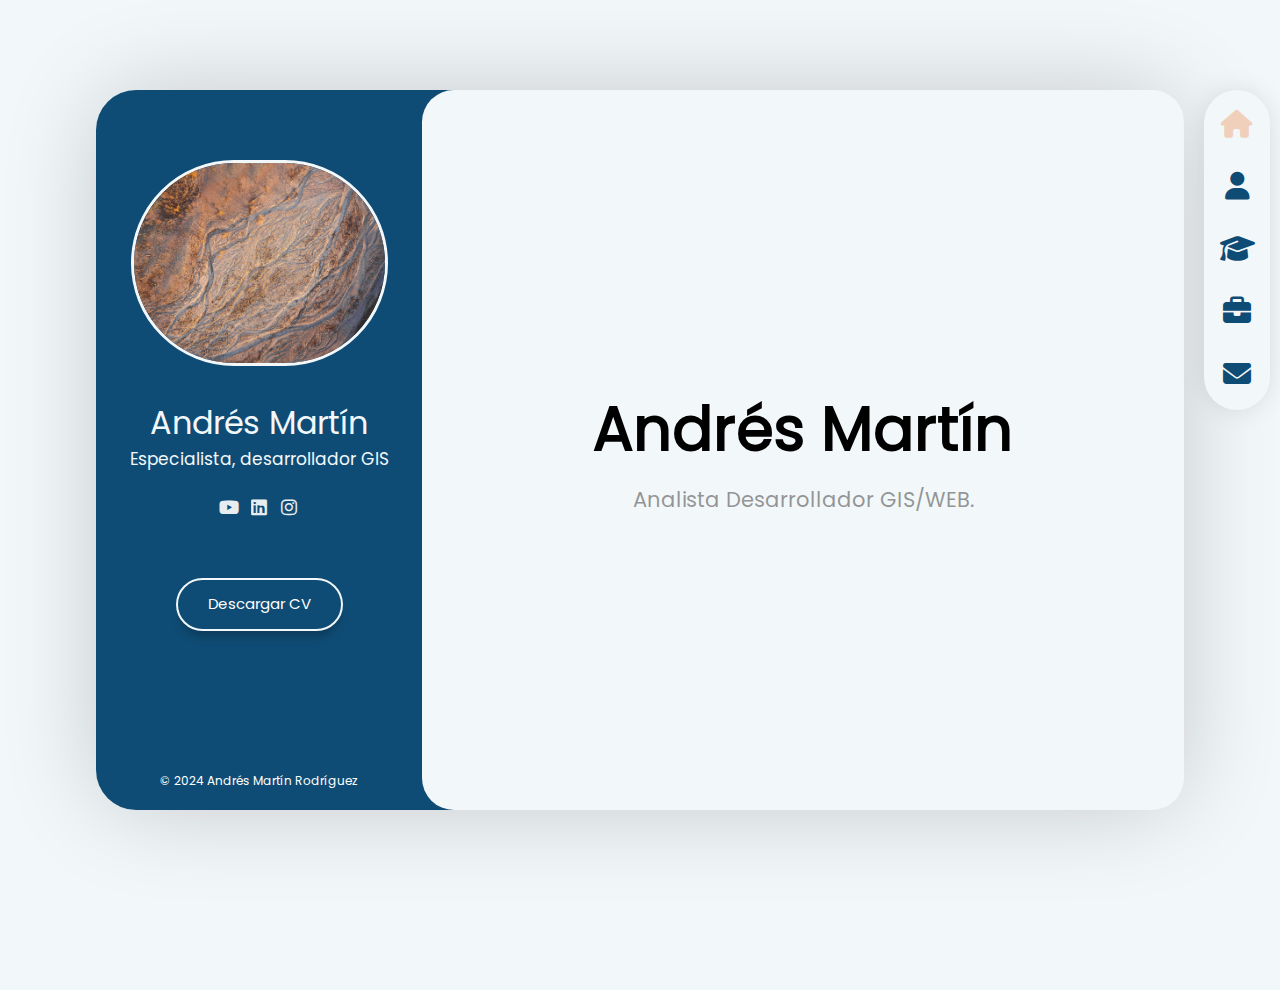
<file: index.html>
<!--Portfolio con metodología BEM-->

<!DOCTYPE html>
<html lang="es">
  <head>
    <meta charset="UTF-8" />
    <meta name="viewport" content="width=device-width, initial-scale=1, maximum-scale=1" /><!--El maximum scale = 1 es para que el usuario no pueda hacer zoom en la pagina
       y no se me descuadre nada en temas responsive-->

    <!--Estilos-->
    <link
      rel="stylesheet"
      href="assests/fuentes/fonts/fontawesome-free-6.5.2-web/css/all.min.css"
    />
    <link rel="stylesheet" href="assests/fuentes/fonts/poppins/poppins.css" />
    <link rel="stylesheet" href="assests/css/reset.css" />
    <link rel="stylesheet" href="assests/css/scroll.css" />
    <link rel="stylesheet" href="assests/css/styles.css" />
    <link rel="stylesheet" href="assests/css/responsive.css"/>

  <!--Script JS-->
  <script src="assests/js/menu.js" defer></script>


    <title>Portfolio - Andrés Martín - Inicio</title>
  </head>
  <body>
    <!--layout principal-->
    <div class="layout">
      <!--Barra lateral. Info del usuario-->
      <aside class="layout__aside">
        <section class="aside__user-info">
          <!--información gral del usuario-->
          <div class="user-info__general">
            <div class="user-info__container-image">
              <img
                src="assests/img/HOJA.jpg"
                alt="Fotografía de perfil"
                class="user-info__image"
              />
            </div>
            <h2 class="user-info__name">Andrés Martín</h2>
            <h4 class="user-info__job">Especialista, desarrollador GIS</h4>
          </div>
          <!--Menu navegacion-->
          <nav class="layout__menu">
            <!--le pongo esa clase porque estaría dentro de la layout, aunque 
            podría poner user-info__menu que tendría mas logica-->
            <ul class="menu__list">
              <li class="menu__option">
                <a href="index.html" class="menu__link menu__link--active">
                  <i class="menu__icon fas fa-home"></i>
                  <span class="menu__overlay">Home</span>
                </a>
              </li>
              <li class="menu__option">
                <a href="sobre-mi.html" class="menu__link">
                  <i class="menu__icon fas fa-user"></i>
                  <span class="menu__overlay">Sobre mi</span>
                </a>
              </li>
              <li class="menu__option">
                <a href="curriculum.html" class="menu__link">
                  <i class="menu__icon fas fa-graduation-cap"></i>
                  <span class="menu__overlay">Curriculum</span>
                </a>
              </li>
              <li class="menu__option">
                <a href="portafolio.html" class="menu__link">
                  <i class="menu__icon fas fa-briefcase"></i>
                  <span class="menu__overlay">Portfolio</span>
                </a>
              </li>

              <li class="menu__option">
                <a href="contacto.html" class="menu__link">
                  <i class="menu__icon fas fa-envelope"></i>
                  <span class="menu__overlay">Contacto</span>
                </a>
              </li>
            </ul>
          </nav>

          <!--links RRSS-->
          <div class="user-info__links">
            <ul class="links__social">
              <li class="social__option">
                <a
                  href="https://www.youtube.com/channel/UCHFa9O6q8AdVr_pq63Mi7vQ"
                  class="social__link"
                  target="_blank"
                >
                  <i class="social__icon fa-brands fa-youtube"></i>
                </a>
              </li>

              <li class="social__option">
                <a
                  href="https://www.linkedin.com/in/andresmartinrodriguez/"
                  class="social__link"
                  target="_blank"
                >
                  <i class="social__icon fa-brands fa-linkedin"></i>
                </a>
              </li>

              <li class="social__option">
                <a
                  href="https://www.instagram.com/antarticka_/"
                  class="social__link"
                  target="_blank"
                >
                  <i class="social__icon fa-brands fa-instagram"></i>
                </a>
              </li>
            </ul>
          </div>

          <!--botón-->
          <div class="user-info__buttons">
            <a href="#" class="user-info__btn">Descargar CV</a>
          </div>
          <!--Footer. En este diseño, el footer va en el aside-->
          <footer class="user-info__footer">
            &copy; 2024 Andrés Martín Rodríguez
          </footer>
        </section>
      </aside>

      <!--Menu responsive. El toggle es un elemento que al darle clic aparece, y al volver a darle desaparece.
      Esto en la vista de escritorio, no lo voy a mostrar, sólo lo mostraré en detdos media queries-->
      <div class="layout__menu-toggle">
        <i class="menu-toggle__icon fa-solid fa-bars"></i>
        <i class="menu-toggle__icon fa-solid fa-xmark"></i>
      </div>

      <!--Contenido principal-->
      <main class="layout__content">
        <section class="content__page">
          <h1 class="page__name">Andrés Martín</h1>
          <h2 class="page__job">Analista Desarrollador GIS/WEB.</h2>
        </section>
      </main>
    </div>
  </body>
</html>
</file>
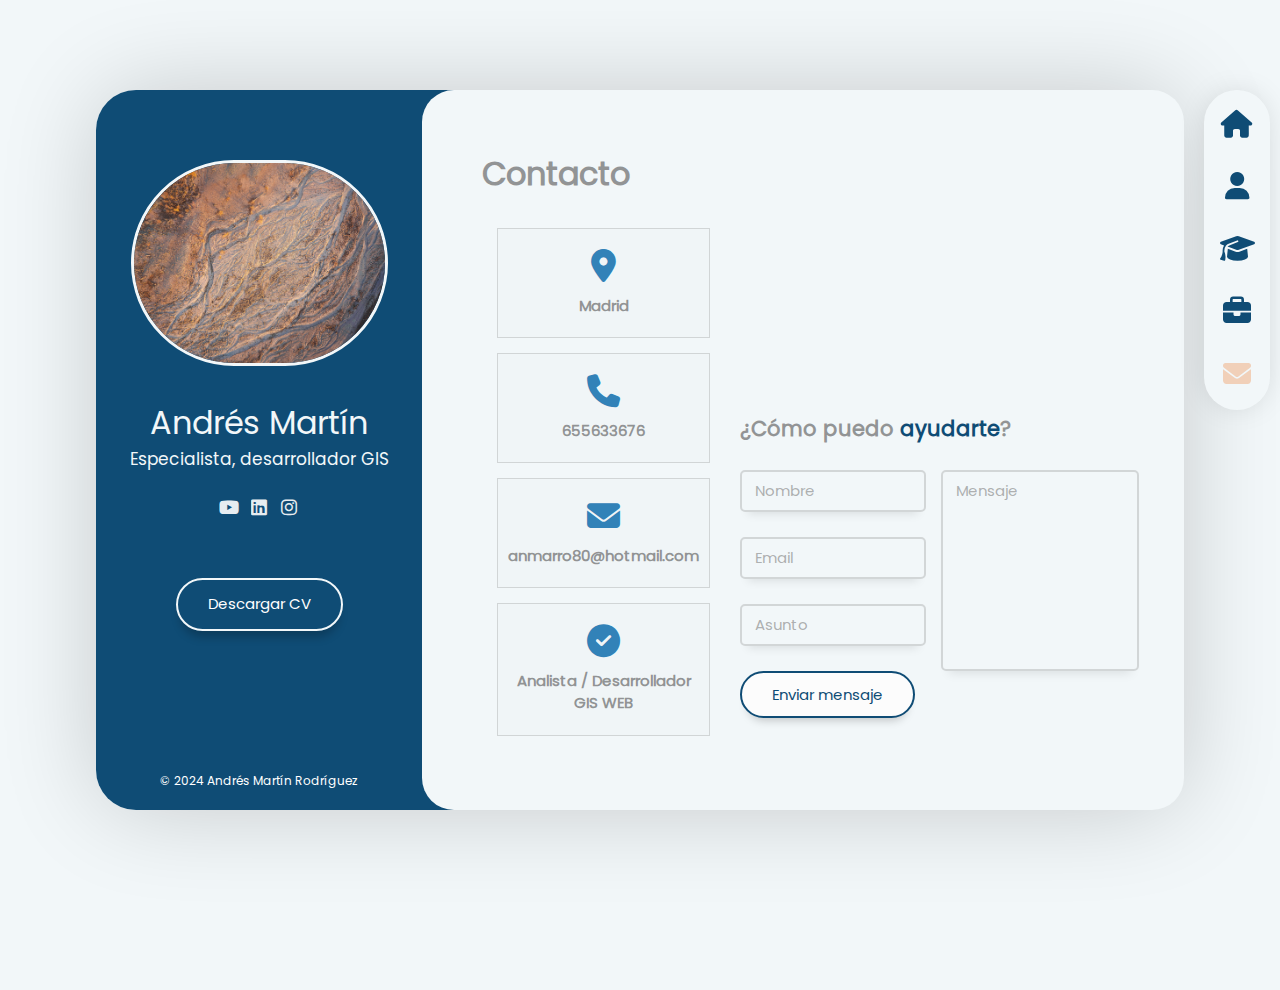
<file: contacto.html>
<!--Portfolio con metodología BEM-->

<!DOCTYPE html>
<html lang="es">
  <head>
    <meta charset="UTF-8" />
    <meta
      name="viewport"
      content="width=device-width, initial-scale=1.0, maximum-scale=1"
    />

    <!--Estilos-->
    <link
      rel="stylesheet"
      href="assests/fuentes/fonts/fontawesome-free-6.5.2-web/css/all.min.css"
    />
    <link rel="stylesheet" href="assests/fuentes/fonts/poppins/poppins.css" />
    <link rel="stylesheet" href="assests/css/reset.css" />
    <link rel="stylesheet" href="assests/css/scroll.css" />
    <link rel="stylesheet" href="assests/css/styles.css" />
    <link rel="stylesheet" href="assests/css/loader.css" />
    <link rel="stylesheet" href="assests/css/responsive.css" />

    <!--Script JS-->
    <script src="assests/js/menu.js" defer></script>

    <title>Portfolio - Andrés Martín - Contacto</title>
  </head>
  <body>
    <!--layout principal-->
    <div class="layout">
      <!--Barra lateral. Info del usuario-->
      <aside class="layout__aside">
        <section class="aside__user-info">
          <!--información gral del usuario-->
          <div class="user-info__general">
            <div class="user-info__container-image">
              <img
                src="assests/img/HOJA.jpg"
                alt="Fotografía de perfil"
                class="user-info__image"
              />
            </div>
            <h2 class="user-info__name">Andrés Martín</h2>
            <h4 class="user-info__job">Especialista, desarrollador GIS</h4>
          </div>
          <!--Menu navegacion-->
          <nav class="layout__menu">
            <!--le pongo esa clase porque estaría dentro de la layout, aunque 
            podría poner user-info__menu que tendría mas logica-->
            <ul class="menu__list">
              <li class="menu__option">
                <a href="index.html" class="menu__link">
                  <i class="menu__icon fas fa-home"></i>
                  <span class="menu__overlay">Home</span>
                </a>
              </li>
              <li class="menu__option">
                <a href="sobre-mi.html" class="menu__link"
                  ><!--el --active es para enlazarlo con los css 
                  de modo que cuando este en esa pagina, el color azul que tengo definido en la barra lateral, se quede fijo,
                de forma que lo puedo hacer tb en la pagina de inicio y asi en todas,
              de esa manera cuando esté en cada respectiva página, su color se quedará fijo-->
                  <i class="menu__icon fas fa-user"></i>
                  <span class="menu__overlay">Sobre mi</span>
                </a>
              </li>
              <li class="menu__option">
                <a href="curriculum.html" class="menu__link">
                  <i class="menu__icon fas fa-graduation-cap"></i>
                  <span class="menu__overlay">Curriculum</span>
                </a>
              </li>
              <li class="menu__option">
                <a href="portafolio.html" class="menu__link">
                  <i class="menu__icon fas fa-briefcase"></i>
                  <span class="menu__overlay">Portfolio</span>
                </a>
              </li>

              <li class="menu__option">
                <a href="contacto.html" class="menu__link menu__link--active">
                  <i class="menu__icon fas fa-envelope"></i>
                  <span class="menu__overlay">Contacto</span>
                </a>
              </li>
            </ul>
          </nav>

          <!--links RRSS-->
          <div class="user-info__links">
            <ul class="links__social">
              <li class="social__option">
                <a
                  href="https://www.youtube.com/channel/UCHFa9O6q8AdVr_pq63Mi7vQ"
                  class="social__link"
                  target="_blank"
                >
                  <i class="social__icon fa-brands fa-youtube"></i>
                </a>
              </li>

              <li class="social__option">
                <a
                  href="https://www.linkedin.com/in/andresmartinrodriguez/"
                  class="social__link"
                  target="_blank"
                >
                  <i class="social__icon fa-brands fa-linkedin"></i>
                </a>
              </li>

              <li class="social__option">
                <a
                  href="https://www.instagram.com/antarticka_/"
                  class="social__link"
                  target="_blank"
                >
                  <i class="social__icon fa-brands fa-instagram"></i>
                </a>
              </li>
            </ul>
          </div>

          <!--botón-->
          <div class="user-info__buttons">
            <a href="#" class="user-info__btn">Descargar CV</a>
          </div>
          <!--Footer. En este diseño, el footer va en el aside-->
          <footer class="user-info__footer">
            &copy; 2024 Andrés Martín Rodríguez
          </footer>
        </section>
      </aside>

      <!--Menu responsive. El toggle es un elemento que al darle clic aparece, y al volver a darle desaparece.
      Esto en la vista de escritorio, no lo voy a mostrar, sólo lo mostraré en detdos media queries-->
      <div class="layout__menu-toggle">
        <i class="menu-toggle__icon fa-solid fa-bars"></i>
        <i class="menu-toggle__icon fa-solid fa-xmark"></i>
      </div>

      <!--Contenido principal-->
      <main class="layout__content">
        <!--Este será el contenido que cambiará en cada página del sitioweb. -->
        <section class="content__page content__contact">
          <header class="contact__header">
            <h2 class="contact__title">Contacto</h2>
          </header>
          <div class="contact__container">
            <section class="contact__info">
              <div class="contact__data">
                <i class="contact__icon fa-solid fa-location-dot"></i>
                <h2 class="contact__subtitle">Madrid</h2>
              </div>

              <div class="contact__data">
                <i class="contact__icon fa-solid fa-phone"></i>
                <h2 class="contact__subtitle">655633676</h2>
              </div>

              <div class="contact__data">
                <i class="contact__icon fa-solid fa-envelope"></i>
                <h2 class="contact__subtitle">anmarro80@hotmail.com</h2>
              </div>

              <div class="contact__data">
                <i class="contact__icon fa-solid fa-circle-check"></i>
                <h2 class="contact__subtitle">
                  Analista / Desarrollador GIS WEB
                </h2>
              </div>
            </section>
            <section class="contact__form-box">
              <div class="contact__map" id="load-iframe-map">
                <span class="loader"></span>
              </div>
              <header class="contact__form-header">
                <h3 class="form-header__title">
                  ¿Cómo puedo <span class="title__color">ayudarte</span>?
                </h3>
              </header>

              <form class="contact__form">
                <div class="form__container">
                  <section class="form__left">
                    <div class="form__group">
                      <input
                        type="text"
                        class="form__input"
                        name="name"
                        required
                        placeholder="Nombre"
                      />
                      <label for="name" class="form__label">Nombre</label>
                    </div>

                    <div class="form__group">
                      <input
                        type="email"
                        class="form__input"
                        name="email"
                        required
                        placeholder="Email"
                      />
                      <label for="email" class="form__label">Email</label>
                    </div>

                    <div class="form__group">
                      <input
                        type="text"
                        class="form__input"
                        name="subject"
                        required
                        placeholder="Subject"
                      />
                      <label for="subject" class="form__label">Asunto</label>
                    </div>
                  </section>
                  <section class="form__right">
                    <div class="form__group form__group--textarea">
                      <textarea
                        class="form__input form__input--textarea"
                        name="message"
                        required
                        placeholder="Mensaje"
                      ></textarea>
                      <label for="message" class="form__label">Mensaje</label>
                    </div>
                  </section>
                </div>
                <input
                  type="submit"
                  class="form__button"
                  value="Enviar mensaje"
                />
              </form>
            </section>
          </div>
        </section>
      </main>
    </div>

    <script src="assests/js/map.js" defer></script>
  </body>
</html>
</file>
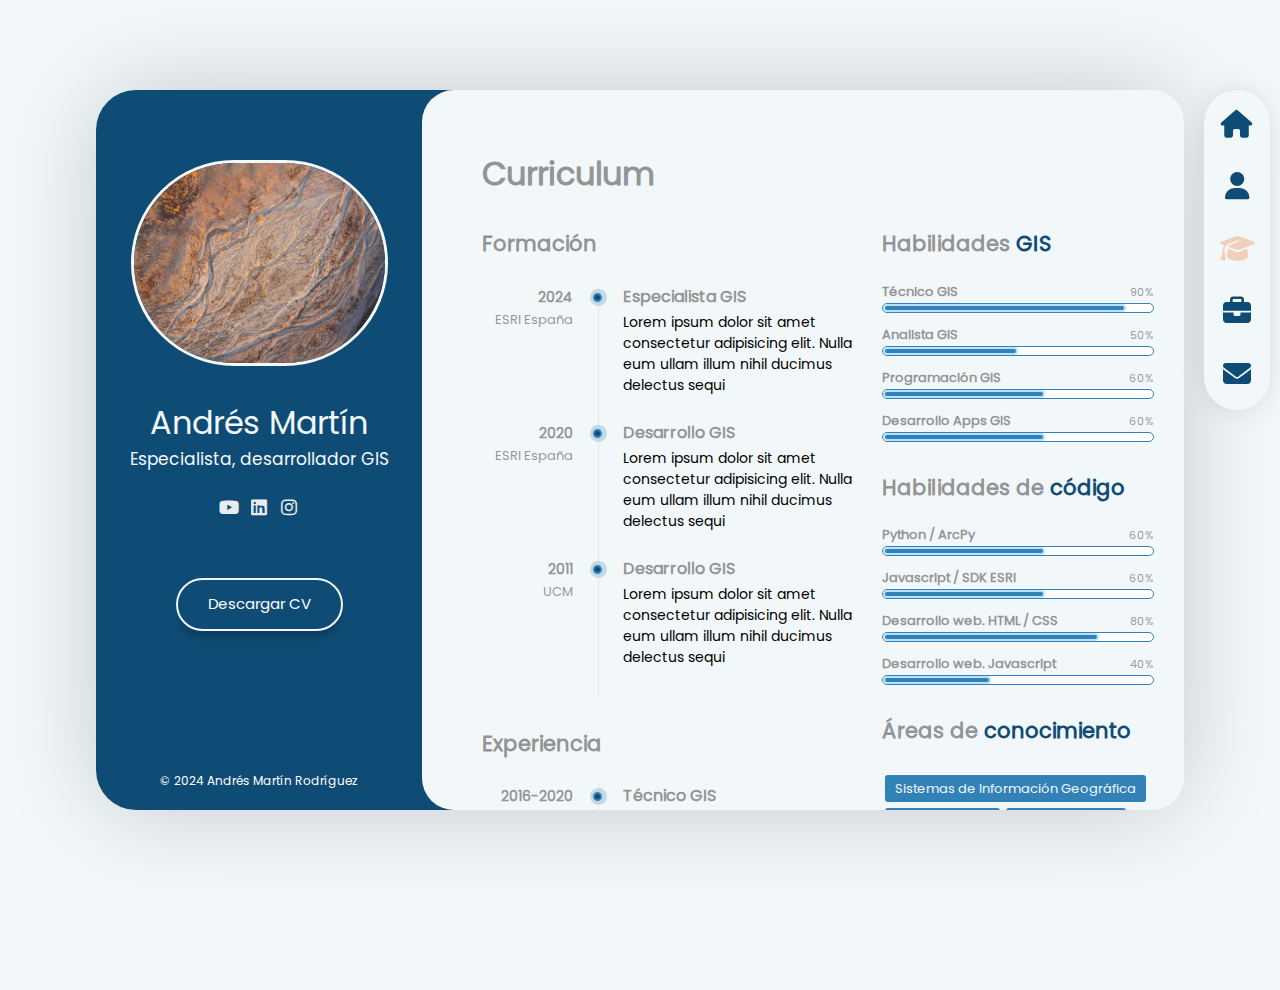
<file: curriculum.html>
<!--Portfolio con metodología BEM-->

<!DOCTYPE html>
<html lang="es">
  <head>
    <meta charset="UTF-8" />
    <meta
      name="viewport"
      content="width=device-width, initial-scale=1.0, maximum-scale=1"
    />

    <!--Estilos-->
    <link
      rel="stylesheet"
      href="assests/fuentes/fonts/fontawesome-free-6.5.2-web/css/all.min.css"
    />
    <link rel="stylesheet" href="assests/fuentes/fonts/poppins/poppins.css" />
    <link rel="stylesheet" href="assests/css/reset.css" />
    <link rel="stylesheet" href="assests/css/scroll.css" />
    <link rel="stylesheet" href="assests/css/styles.css" />
    <link rel="stylesheet" href="assests/css/responsive.css" />

    <!--Script JS-->
    <script src="assests/js/menu.js" defer></script>

    <title>Portfolio - Andrés Martín - CV</title>
  </head>
  <body>
    <!--layout principal-->
    <div class="layout">
      <!--Barra lateral. Info del usuario-->
      <aside class="layout__aside">
        <section class="aside__user-info">
          <!--información gral del usuario-->
          <div class="user-info__general">
            <div class="user-info__container-image">
              <img
                src="assests/img/HOJA.jpg"
                alt="Fotografía de perfil"
                class="user-info__image"
              />
            </div>
            <h2 class="user-info__name">Andrés Martín</h2>
            <h4 class="user-info__job">Especialista, desarrollador GIS</h4>
          </div>
          <!--Menu navegacion-->
          <nav class="layout__menu">
            <!--le pongo esa clase porque estaría dentro de la layout, aunque 
            podría poner user-info__menu que tendría mas logica-->
            <ul class="menu__list">
              <li class="menu__option">
                <a href="index.html" class="menu__link">
                  <i class="menu__icon fas fa-home"></i>
                  <span class="menu__overlay">Home</span>
                </a>
              </li>
              <li class="menu__option">
                <a href="sobre-mi.html" class="menu__link"
                  ><!--el --active es para enlazarlo con los css 
                  de modo que cuando este en esa pagina, el color azul que tengo definido en la barra lateral, se quede fijo,
                de forma que lo puedo hacer tb en la pagina de inicio y asi en todas,
              de esa manera cuando esté en cada respectiva página, su color se quedará fijo-->
                  <i class="menu__icon fas fa-user"></i>
                  <span class="menu__overlay">Sobre mi</span>
                </a>
              </li>
              <li class="menu__option">
                <a href="curriculum.html" class="menu__link menu__link--active">
                  <i class="menu__icon fas fa-graduation-cap"></i>
                  <span class="menu__overlay">Curriculum</span>
                </a>
              </li>
              <li class="menu__option">
                <a href="portafolio.html" class="menu__link">
                  <i class="menu__icon fas fa-briefcase"></i>
                  <span class="menu__overlay">Portfolio</span>
                </a>
              </li>

              <li class="menu__option">
                <a href="contacto.html" class="menu__link">
                  <i class="menu__icon fas fa-envelope"></i>
                  <span class="menu__overlay">Contacto</span>
                </a>
              </li>
            </ul>
          </nav>

          <!--links RRSS-->
          <div class="user-info__links">
            <ul class="links__social">
              <li class="social__option">
                <a
                  href="https://www.youtube.com/channel/UCHFa9O6q8AdVr_pq63Mi7vQ"
                  class="social__link"
                  target="_blank"
                >
                  <i class="social__icon fa-brands fa-youtube"></i>
                </a>
              </li>

              <li class="social__option">
                <a
                  href="https://www.linkedin.com/in/andresmartinrodriguez/"
                  class="social__link"
                  target="_blank"
                >
                  <i class="social__icon fa-brands fa-linkedin"></i>
                </a>
              </li>

              <li class="social__option">
                <a
                  href="https://www.instagram.com/antarticka_/"
                  class="social__link"
                  target="_blank"
                >
                  <i class="social__icon fa-brands fa-instagram"></i>
                </a>
              </li>
            </ul>
          </div>

          <!--botón-->
          <div class="user-info__buttons">
            <a href="#" class="user-info__btn">Descargar CV</a>
          </div>
          <!--Footer. En este diseño, el footer va en el aside-->
          <footer class="user-info__footer">
            &copy; 2024 Andrés Martín Rodríguez
          </footer>
        </section>
      </aside>

      <!--Menu responsive. El toggle es un elemento que al darle clic aparece, y al volver a darle desaparece.
      Esto en la vista de escritorio, no lo voy a mostrar, sólo lo mostraré en detdos media queries-->
      <div class="layout__menu-toggle">
        <i class="menu-toggle__icon fa-solid fa-bars"></i>
        <i class="menu-toggle__icon fa-solid fa-xmark"></i>
      </div>

      <!--Contenido principal-->
      <main class="layout__content">
        <!--Este será el contenido que cambiará en cada página del sitioweb. -->
        <section class="content__page content__resume">
          <header class="resume__header">
            <h2 class="resume__title">Curriculum</h2>
          </header>

          <div class="resume__container">
            <section class="resume__left">
              <header class="resume__subheader">
                <h3 class="resume__subtitle">Formación</h3>
              </header>

              <div class="resume__timelines">
                <article class="timelines__timeline">
                  <header class="timeline__header">
                    <h4 class="timeline__year">2024</h4>
                    <span class="timeline__company">ESRI España</span>
                  </header>
                  <div class="timeline__divider"></div>
                  <div class="timeline__description">
                    <h3 class="timeline__title">Especialista GIS</h3>
                    <p class="timeline__text">
                      Lorem ipsum dolor sit amet consectetur adipisicing elit.
                      Nulla eum ullam illum nihil ducimus delectus sequi
                    </p>
                  </div>
                </article>

                <article class="timelines__timeline">
                  <header class="timeline__header">
                    <h4 class="timeline__year">2020</h4>
                    <span class="timeline__company">ESRI España</span>
                  </header>
                  <div class="timeline__divider"></div>
                  <div class="timeline__description">
                    <h3 class="timeline__title">Desarrollo GIS</h3>
                    <p class="timeline__text">
                      Lorem ipsum dolor sit amet consectetur adipisicing elit.
                      Nulla eum ullam illum nihil ducimus delectus sequi
                    </p>
                  </div>
                </article>

                <article class="timelines__timeline">
                  <header class="timeline__header">
                    <h4 class="timeline__year">2011</h4>
                    <span class="timeline__company">UCM</span>
                  </header>
                  <div class="timeline__divider"></div>
                  <div class="timeline__description">
                    <h3 class="timeline__title">Desarrollo GIS</h3>
                    <p class="timeline__text">
                      Lorem ipsum dolor sit amet consectetur adipisicing elit.
                      Nulla eum ullam illum nihil ducimus delectus sequi
                    </p>
                  </div>
                </article>
              </div>

              <header class="resume__subheader">
                <h3 class="resume__subtitle">Experiencia</h3>
              </header>

              <div class="resume__timelines">
                <article class="timelines__timeline">
                  <header class="timeline__header">
                    <h4 class="timeline__year">2016-2020</h4>
                    <span class="timeline__company">INECO</span>
                  </header>
                  <div class="timeline__divider"></div>
                  <div class="timeline__description">
                    <h3 class="timeline__title">Técnico GIS</h3>
                    <p class="timeline__text">
                      Lorem ipsum dolor sit amet consectetur adipisicing elit.
                      Nulla eum ullam illum nihil ducimus delectus sequi
                    </p>
                  </div>
                </article>

                <article class="timelines__timeline">
                  <header class="timeline__header">
                    <h4 class="timeline__year">2020-2022</h4>
                    <span class="timeline__company">ANTARTIKA</span>
                  </header>
                  <div class="timeline__divider"></div>
                  <div class="timeline__description">
                    <h3 class="timeline__title">Técnico GIS</h3>
                    <p class="timeline__text">
                      Lorem ipsum dolor sit amet consectetur adipisicing elit.
                      Nulla eum ullam illum nihil ducimus delectus sequi
                    </p>
                  </div>
                </article>

                <article class="timelines__timeline">
                  <header class="timeline__header">
                    <h4 class="timeline__year">2010-2012</h4>
                    <span class="timeline__company">PROINTEC</span>
                  </header>
                  <div class="timeline__divider"></div>
                  <div class="timeline__description">
                    <h3 class="timeline__title">Técnico GIS</h3>
                    <p class="timeline__text">
                      Lorem ipsum dolor sit amet consectetur adipisicing elit.
                      Nulla eum ullam illum nihil ducimus delectus sequi
                    </p>
                  </div>
                </article>
              </div>
            </section>

            <section class="resume__right">
              <header class="resume__subheader">
                <h3 class="resume__subtitle">
                  Habilidades <span class="subtitle__color">GIS</span>
                </h3>
              </header>

              <div class="resume__skills">
                <article class="skills__title">
                  <h4 class="skills__text">Técnico GIS</h4>
                  <span class="skills__number">90%</span>
                </article>
                <div class="skills__progressbar">
                  <div class="skills__percentage skills__percentage--p1"></div>
                  <!--incluyo modificadores a las barras de progreso para poder adaptar las barras en funcion del porcentaje-->
                </div>

                <article class="skills__title">
                  <h4 class="skills__text">Analista GIS</h4>
                  <span class="skills__number">50%</span>
                </article>
                <div class="skills__progressbar">
                  <div class="skills__percentage skills__percentage--p2"></div>
                </div>

                <article class="skills__title">
                  <h4 class="skills__text">Programación GIS</h4>
                  <span class="skills__number">60%</span>
                </article>
                <div class="skills__progressbar">
                  <div class="skills__percentage skills__percentage--p3"></div>
                </div>

                <article class="skills__title">
                  <h4 class="skills__text">Desarrollo Apps GIS</h4>
                  <span class="skills__number">60%</span>
                </article>
                <div class="skills__progressbar">
                  <div class="skills__percentage skills__percentage--p4"></div>
                </div>
              </div>
              <header class="resume__subheader">
                <h3 class="resume__subtitle">
                  Habilidades de <span class="subtitle__color">código</span>
                </h3>
              </header>

              <div class="resume__skills">
                <article class="skills__title">
                  <h4 class="skills__text">Python / ArcPy</h4>
                  <span class="skills__number">60%</span>
                </article>
                <div class="skills__progressbar">
                  <div class="skills__percentage skills__percentage--p5"></div>
                </div>

                <article class="skills__title">
                  <h4 class="skills__text">Javascript / SDK ESRI</h4>
                  <span class="skills__number">60%</span>
                </article>
                <div class="skills__progressbar">
                  <div class="skills__percentage skills__percentage--p6"></div>
                </div>

                <article class="skills__title">
                  <h4 class="skills__text">Desarrollo web. HTML / CSS</h4>
                  <span class="skills__number">80%</span>
                </article>
                <div class="skills__progressbar">
                  <div class="skills__percentage skills__percentage--p7"></div>
                </div>

                <article class="skills__title">
                  <h4 class="skills__text">Desarrollo web. Javascript</h4>
                  <span class="skills__number">40%</span>
                </article>
                <div class="skills__progressbar">
                  <div class="skills__percentage skills__percentage--p8"></div>
                </div>
              </div>

              <header class="resume__subheader">
                <h3 class="resume__subtitle">
                  Áreas de <span class="subtitle__color">conocimiento</span>
                </h3>
              </header>

              <div class="resume__knowledges">
                <ul class="knowledges__list">
                  <li class="knowledges__option">
                    Sistemas de Información Geográfica
                  </li>
                  <li class="knowledges__option">Programación</li>
                  <li class="knowledges__option">Desarrollo web</li>
                </ul>
              </div>
            </section>
          </div>
        </section>
      </main>
    </div>
  </body>
</html>
</file>
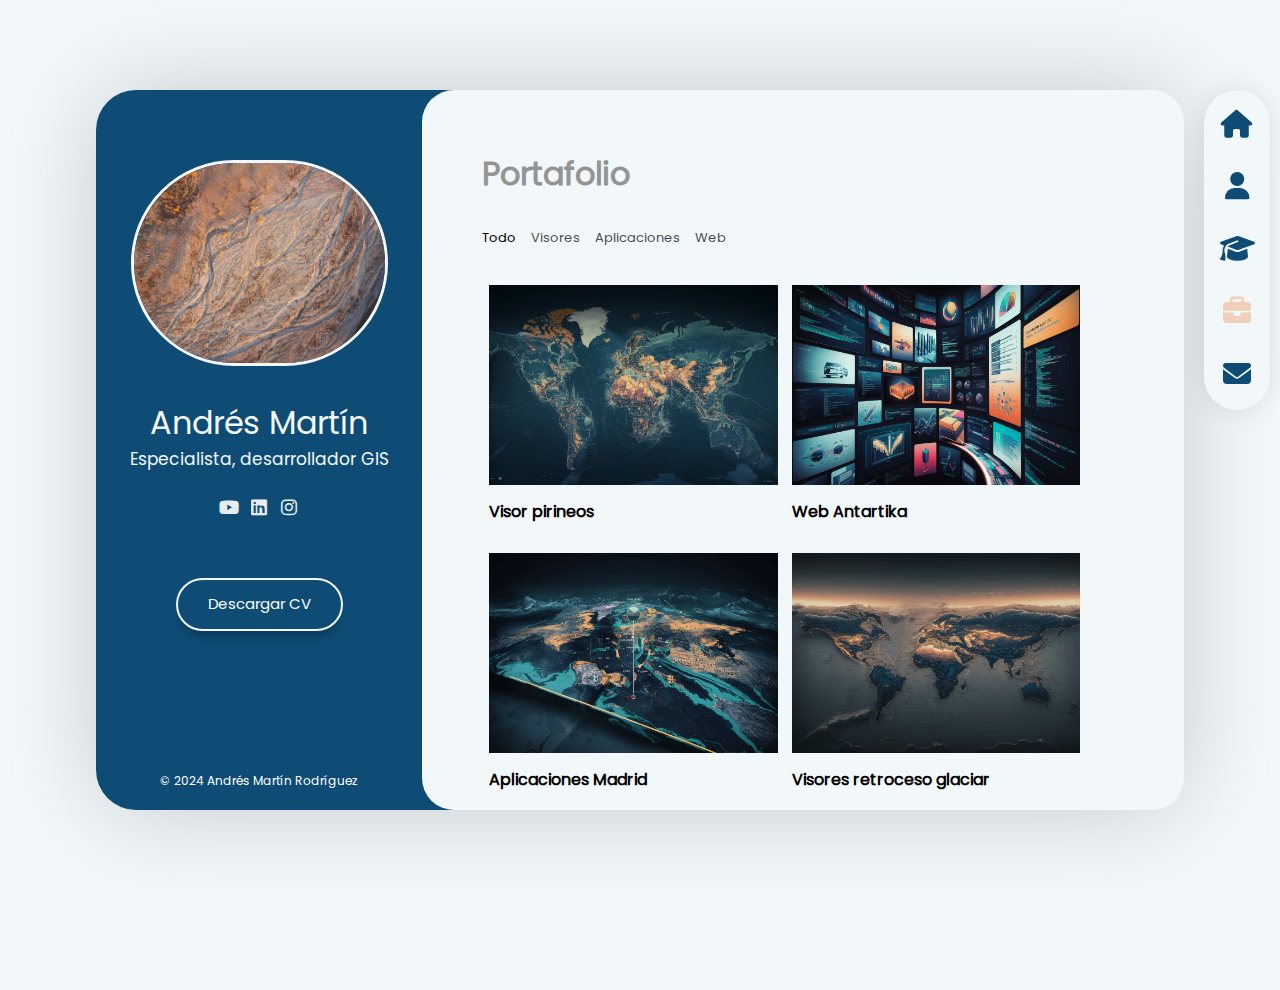
<file: portafolio.html>
<!--Portfolio con metodología BEM-->

<!DOCTYPE html>
<html lang="es">
  <head>
    <meta charset="UTF-8" />
    <meta name="viewport" content="width=device-width, initial-scale=1.0, maximum-scale=1" />

    <!--Estilos-->
    <link
      rel="stylesheet"
      href="assests/fuentes/fonts/fontawesome-free-6.5.2-web/css/all.min.css"
    />
    <link rel="stylesheet" href="assests/fuentes/fonts/poppins/poppins.css" />
    <link rel="stylesheet" href="assests/css/reset.css" />
    <link rel="stylesheet" href="assests/css/scroll.css" />
    <link rel="stylesheet" href="assests/css/styles.css" />
    <link rel="stylesheet" href="assests/css/responsive.css"/>

     <!--Script JS-->
  <script src="assests/js/menu.js" defer></script>

    <title>Portfolio - Andrés Martín - Portafolio</title>
  </head>
  <body>
    <!--layout principal-->
    <div class="layout">
      <!--Barra lateral. Info del usuario-->
      <aside class="layout__aside">
        <section class="aside__user-info">
          <!--información gral del usuario-->
          <div class="user-info__general">
            <div class="user-info__container-image">
              <img
                src="assests/img/HOJA.jpg"
                alt="Fotografía de perfil"
                class="user-info__image"
              />
            </div>
            <h2 class="user-info__name">Andrés Martín</h2>
            <h4 class="user-info__job">Especialista, desarrollador GIS</h4>
          </div>
          <!--Menu navegacion-->
          <nav class="layout__menu">
            <!--le pongo esa clase porque estaría dentro de la layout, aunque 
            podría poner user-info__menu que tendría mas logica-->
            <ul class="menu__list">
              <li class="menu__option">
                <a href="index.html" class="menu__link" >
                  <i class="menu__icon fas fa-home"></i>
                  <span class="menu__overlay">Home</span>
                </a>
              </li>
              <li class="menu__option">
                <a href="sobre-mi.html" class="menu__link" 
                  ><!--el --active es para enlazarlo con los css 
                  de modo que cuando este en esa pagina, el color azul que tengo definido en la barra lateral, se quede fijo,
                de forma que lo puedo hacer tb en la pagina de inicio y asi en todas,
              de esa manera cuando esté en cada respectiva página, su color se quedará fijo-->
                  <i class="menu__icon fas fa-user"></i>
                  <span class="menu__overlay">Sobre mi</span>
                </a>
              </li>
              <li class="menu__option">
                <a
                  href="curriculum.html"
                  class="menu__link"
                  
                >
                  <i class="menu__icon fas fa-graduation-cap"></i>
                  <span class="menu__overlay">Curriculum</span>
                </a>
              </li>
              <li class="menu__option">
                <a href="portafolio.html" class="menu__link menu__link--active" >
                  <i class="menu__icon fas fa-briefcase"></i>
                  <span class="menu__overlay">Portfolio</span>
                </a>
              </li>

              <li class="menu__option">
                <a href="contacto.html" class="menu__link" >
                  <i class="menu__icon fas fa-envelope"></i>
                  <span class="menu__overlay">Contacto</span>
                </a>
              </li>
            </ul>
          </nav>

          <!--links RRSS-->
          <div class="user-info__links">
            <ul class="links__social">
              <li class="social__option">
                <a
                  href="https://www.youtube.com/channel/UCHFa9O6q8AdVr_pq63Mi7vQ"
                  class="social__link"
                  target="_blank"
                >
                  <i class="social__icon fa-brands fa-youtube"></i>
                </a>
              </li>

              <li class="social__option">
                <a
                  href="https://www.linkedin.com/in/andresmartinrodriguez/"
                  class="social__link"
                  target="_blank"
                >
                  <i class="social__icon fa-brands fa-linkedin"></i>
                </a>
              </li>

              <li class="social__option">
                <a
                  href="https://www.instagram.com/antarticka_/"
                  class="social__link"
                  target="_blank"
                >
                  <i class="social__icon fa-brands fa-instagram"></i>
                </a>
              </li>
            </ul>
          </div>

          <!--botón-->
          <div class="user-info__buttons">
            <a href="#" class="user-info__btn">Descargar CV</a>
          </div>
          <!--Footer. En este diseño, el footer va en el aside-->
          <footer class="user-info__footer">
            &copy; 2024 Andrés Martín Rodríguez
          </footer>
        </section>
      </aside>

        <!--Menu responsive. El toggle es un elemento que al darle clic aparece, y al volver a darle desaparece.
      Esto en la vista de escritorio, no lo voy a mostrar, sólo lo mostraré en detdos media queries-->
      <div class="layout__menu-toggle">
        <i class="menu-toggle__icon fa-solid fa-bars"></i>
        <i class="menu-toggle__icon fa-solid fa-xmark"></i>
      </div>


      <!--Contenido principal-->
      <main class="layout__content">
        <!--Este será el contenido que cambiará en cada página del sitioweb. -->
        <section class="content__page content__portfolio">
          <header class="portfolio__header">
            <h2 class="portfolio__title">Portafolio</h2>
          </header>
          <nav class="portfolio__navbar">
            <ul class="portfolio__menu">
                <li class="portfolio__option portfolio__option--active">
                    <a href="#" class="portfolio__link">Todo</a>
                </li>
                <li class="portfolio__option">
                    <a href="#" class="portfolio__link">Visores</a>
                </li>
                <li class="portfolio__option">
                    <a href="#" class="portfolio__link">Aplicaciones</a>
                </li>
                <li class="portfolio__option">
                    <a href="#" class="portfolio__link">Web</a>
                </li>
            </ul>
          </nav>
          <section class="portfolio__gallery">
            <figure class="gallery__item">
                <div class="gallery__container--image">
                   <a href="#" class="gallery__link">
                    <img src="assests/img/a-captivating-digital-rendering-of-a-sleek-and-mod-DYmZeQpQR8WfM7PdLcHN2w-k4rSmiyNSqeZBA-mp-j1tA.jpeg" class="gallery__image">
                   </a> 
                </div>
                <figcaption class="gallery__title">Visor pirineos</figcaption>
                <i class="gallery__icon fa-solid fa-globe"></i>
                <span class="gallery__category">Visores</span>

            </figure>



                <figure class="gallery__item">
                    <div class="gallery__container--image">
                       <a href="#" class="gallery__link">
                        <img src="assests/img/web.jpeg" class="gallery__image">
                       </a> 
                    </div>
                    <figcaption class="gallery__title">Web Antartika</figcaption>
                    <i class="gallery__icon fa-regular fa-file-code"></i>
                    <span class="gallery__category">Web</span>
    
                </figure>

                <figure class="gallery__item">
                    <div class="gallery__container--image">
                       <a href="https://anmarro.github.io/ActividadesMadrid/" target="_blank" class="gallery__link">
                        <img src="assests/img/a-sleek-and-modern-cartographic-viewer-interface-p-cAoMqJiIQYW5e25NiV2fcQ-xa6fdY7xTxelyxTX9E7ahA.jpeg" class="gallery__image">
                       </a> 
                    </div>
                    <figcaption class="gallery__title">Aplicaciones Madrid</figcaption>
                    <i class="gallery__icon fa-solid fa-tablet-screen-button"></i>
                    <span class="gallery__category">Aplicaciones</span>
    
                </figure>

                <figure class="gallery__item">
                    <div class="gallery__container--image">
                       <a href="#" class="gallery__link">
                        <img src="assests/img/a-cutting-edge-futuristic-map-interface-with-advan-Ylzk4cjVSC-8pw2tTu3-qw-ysb0SWFWTKatTjlxUHV5Ew.jpeg" class="gallery__image">
                       </a> 
                    </div>
                    <figcaption class="gallery__title">Visores retroceso glaciar</figcaption>
                    <i class="gallery__icon fa-solid fa-globe"></i>
                    <span class="gallery__category">Visores</span>

                </figure>
                <figure class="gallery__item">
                    <div class="gallery__container--image">
                       <a href="#" class="gallery__link">
                        <img src="assests/img/a-futuristic-and-sleek-map-viewer-interface-powere-VcTiHo4WSIaBZYJcrPyjbg-k4rSmiyNSqeZBA-mp-j1tA.jpeg" class="gallery__image">
                       </a> 
                    </div>
                    <figcaption class="gallery__title">Aplicación agricultura</figcaption>
                    <i class="gallery__icon fa-solid fa-tablet-screen-button"></i>
                    <span class="gallery__category">Aplicaciones</span>
    
                </figure>


                <figure class="gallery__item">
                    <div class="gallery__container--image">
                       <a href="#" class="gallery__link">
                        <img src="assests/img/a-futuristic-cartographic-viewer-interface-display-LAojf8AJR4Wv9UPDOmhJhA-w_crdo_LTZeAZKNp6wMOnQ.jpeg" class="gallery__image">
                       </a> 
                    </div>
                    <figcaption class="gallery__title">Web Agricultura</figcaption>
                    <i class="gallery__icon fa-regular fa-file-code"></i>
                    <span class="gallery__category">Web</span>
    
                </figure>

            </figure>

          </section>

          
        </section>
      </main>
    </div>
    <script src="assests/js/portafolio.js"></script>

  </body>
</html>
</file>
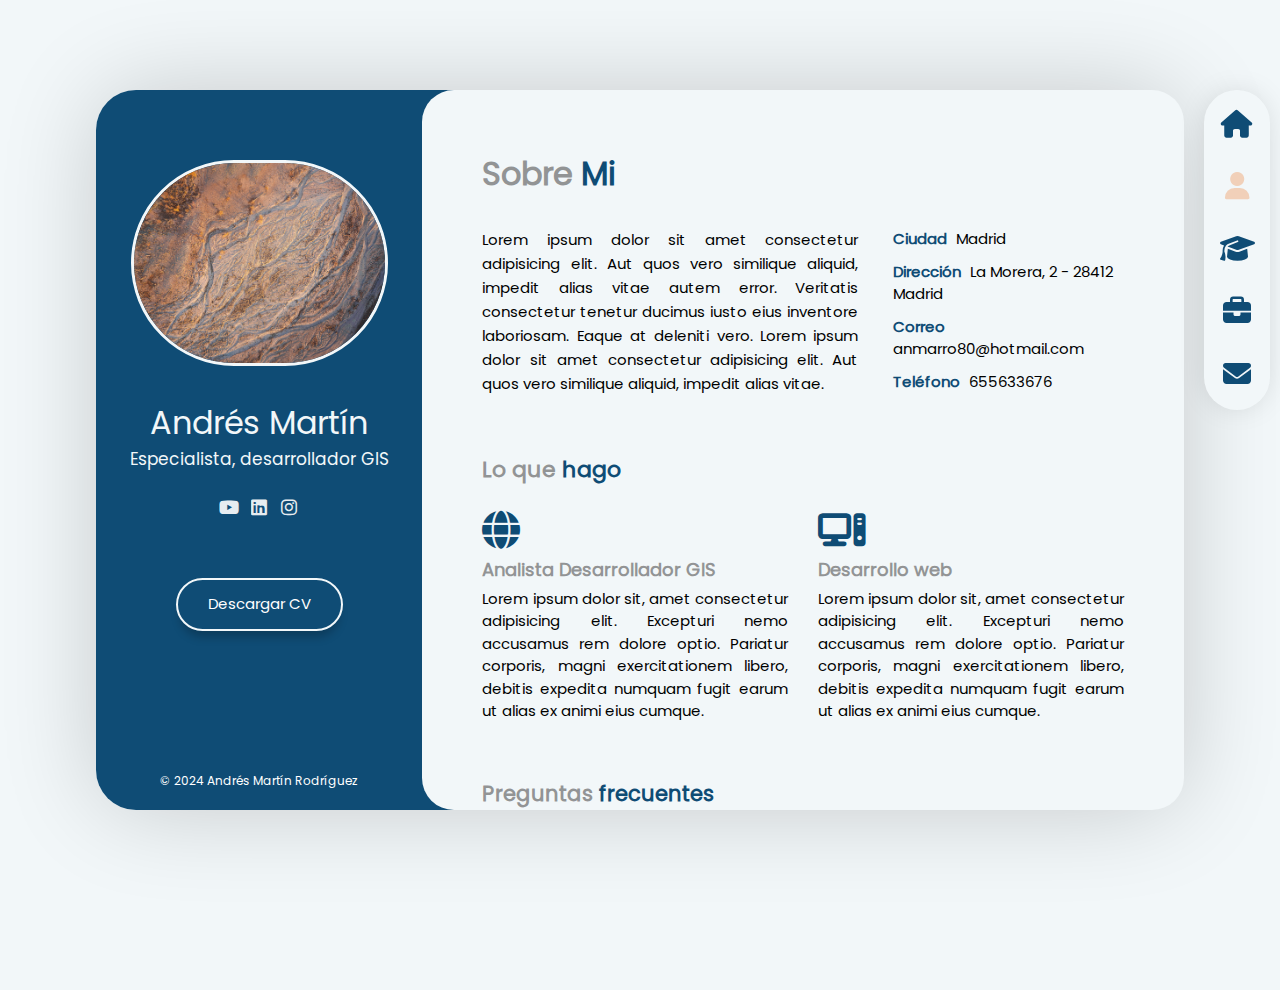
<file: sobre-mi.html>
<!--Portfolio con metodología BEM-->

<!DOCTYPE html>
<html lang="es">
  <head>
    <meta charset="UTF-8" />
    <meta
      name="viewport"
      content="width=device-width, initial-scale=1.0, maximum-scale=1"
    />

    <!--Estilos-->
    <link
      rel="stylesheet"
      href="assests/fuentes/fonts/fontawesome-free-6.5.2-web/css/all.min.css"
    />
    <link rel="stylesheet" href="assests/fuentes/fonts/poppins/poppins.css" />
    <link rel="stylesheet" href="assests/css/reset.css" />
    <link rel="stylesheet" href="assests/css/scroll.css" />
    <link rel="stylesheet" href="assests/css/styles.css" />
    <link rel="stylesheet" href="assests/css/responsive.css" />

    <!--Script JS-->
    <script src="assests/js/menu.js" defer></script>

    <title>Portfolio - Andrés Martín - About</title>
  </head>
  <body>
    <!--layout principal-->
    <div class="layout">
      <!--Barra lateral. Info del usuario-->
      <aside class="layout__aside">
        <section class="aside__user-info">
          <!--información gral del usuario-->
          <div class="user-info__general">
            <div class="user-info__container-image">
              <img
                src="assests/img/HOJA.jpg"
                alt="Fotografía de perfil"
                class="user-info__image"
              />
            </div>
            <h2 class="user-info__name">Andrés Martín</h2>
            <h4 class="user-info__job">Especialista, desarrollador GIS</h4>
          </div>
          <!--Menu navegacion-->
          <nav class="layout__menu">
            <!--le pongo esa clase porque estaría dentro de la layout, aunque 
            podría poner user-info__menu que tendría mas logica-->
            <ul class="menu__list">
              <li class="menu__option">
                <a href="index.html" class="menu__link">
                  <i class="menu__icon fas fa-home"></i>
                  <span class="menu__overlay">Home</span>
                </a>
              </li>
              <li class="menu__option">
                <a href="sobre-mi.html" class="menu__link menu__link--active"
                  ><!--el --active es para enlazarlo con los css 
                  de modo que cuando este en esa pagina, el color azul que tengo definido en la barra lateral, se quede fijo,
                de forma que lo puedo hacer tb en la pagina de inicio y asi en todas,
              de esa manera cuando esté en cada respectiva página, su color se quedará fijo-->
                  <i class="menu__icon fas fa-user"></i>
                  <span class="menu__overlay">Sobre mi</span>
                </a>
              </li>
              <li class="menu__option">
                <a href="curriculum.html" class="menu__link">
                  <i class="menu__icon fas fa-graduation-cap"></i>
                  <span class="menu__overlay">Curriculum</span>
                </a>
              </li>
              <li class="menu__option">
                <a href="portafolio.html" class="menu__link">
                  <i class="menu__icon fas fa-briefcase"></i>
                  <span class="menu__overlay">Portfolio</span>
                </a>
              </li>

              <li class="menu__option">
                <a href="contacto.html" class="menu__link">
                  <i class="menu__icon fas fa-envelope"></i>
                  <span class="menu__overlay">Contacto</span>
                </a>
              </li>
            </ul>
          </nav>

          <!--links RRSS-->
          <div class="user-info__links">
            <ul class="links__social">
              <li class="social__option">
                <a
                  href="https://www.youtube.com/channel/UCHFa9O6q8AdVr_pq63Mi7vQ"
                  class="social__link"
                  target="_blank"
                >
                  <i class="social__icon fa-brands fa-youtube"></i>
                </a>
              </li>

              <li class="social__option">
                <a
                  href="https://www.linkedin.com/in/andresmartinrodriguez/"
                  class="social__link"
                  target="_blank"
                >
                  <i class="social__icon fa-brands fa-linkedin"></i>
                </a>
              </li>

              <li class="social__option">
                <a
                  href="https://www.instagram.com/antarticka_/"
                  class="social__link"
                  target="_blank"
                >
                  <i class="social__icon fa-brands fa-instagram"></i>
                </a>
              </li>
            </ul>
          </div>

          <!--botón-->
          <div class="user-info__buttons">
            <a href="#" class="user-info__btn">Descargar CV</a>
          </div>
          <!--Footer. En este diseño, el footer va en el aside-->
          <footer class="user-info__footer">
            &copy; 2024 Andrés Martín Rodríguez
          </footer>
        </section>
      </aside>

      <!--Menu responsive. El toggle es un elemento que al darle clic aparece, y al volver a darle desaparece.
      Esto en la vista de escritorio, no lo voy a mostrar, sólo lo mostraré en detdos media queries-->
      <div class="layout__menu-toggle">
        <i class="menu-toggle__icon fa-solid fa-bars"></i>
        <i class="menu-toggle__icon fa-solid fa-xmark"></i>
      </div>

      <!--Contenido principal-->
      <main class="layout__content">
        <!--Este será el contenido que cambiará en cada página del sitioweb. -->
        <section class="content__page content__about">
          <header class="about__header">
            <h2 class="about__title">
              Sobre <span class="title__color">Mi</span>
            </h2>
          </header>
          <section class="about__personal-info">
            <article class="personal-info__bio">
              <p class="personal-info__description">
                Lorem ipsum dolor sit amet consectetur adipisicing elit. Aut
                quos vero similique aliquid, impedit alias vitae autem error.
                Veritatis consectetur tenetur ducimus iusto eius inventore
                laboriosam. Eaque at deleniti vero. Lorem ipsum dolor sit amet
                consectetur adipisicing elit. Aut quos vero similique aliquid,
                impedit alias vitae.
              </p>
            </article>
            <div class="personal-info__data">
              <ul class="personal-info__list">
                <li class="personal-info__option">
                  <span class="personal-info__title">Ciudad</span>
                  <span class="personal-info__value">Madrid</span>
                </li>
                <li class="personal-info__option">
                  <span class="personal-info__title">Dirección</span>
                  <span class="personal-info__value"
                    >La Morera, 2 - 28412 Madrid
                  </span>
                </li>
                <li class="personal-info__option">
                  <span class="personal-info__title">Correo</span>
                  <span class="personal-info__value"
                    >anmarro80@hotmail.com</span
                  >
                </li>
                <li class="personal-info__option">
                  <span class="personal-info__title">Teléfono</span>
                  <span class="personal-info__value">655633676</span>
                </li>
              </ul>
            </div>
          </section>

          <section class="about__services">
            <header class="services__header">
              <h3 class="services__title">
                Lo que <span class="title__color">hago</span>
              </h3>
            </header>
            <div class="services__container">
              <article class="services__service">
                <div class="service__icon">
                  <i class="service__real-icon fa-solid fa-globe"></i>
                </div>
                <div class="service__content">
                  <h4 class="service__title">Analista Desarrollador GIS</h4>
                  <p class="service__description">
                    Lorem ipsum dolor sit, amet consectetur adipisicing elit.
                    Excepturi nemo accusamus rem dolore optio. Pariatur
                    corporis, magni exercitationem libero, debitis expedita
                    numquam fugit earum ut alias ex animi eius cumque.
                  </p>
                </div>
              </article>

              <article class="services__service">
                <div class="service__icon">
                  <i class="service__real-icon fa-solid fa-computer"></i>
                </div>
                <div class="service__content">
                  <h4 class="service__title">Desarrollo web</h4>
                  <p class="service__description">
                    Lorem ipsum dolor sit, amet consectetur adipisicing elit.
                    Excepturi nemo accusamus rem dolore optio. Pariatur
                    corporis, magni exercitationem libero, debitis expedita
                    numquam fugit earum ut alias ex animi eius cumque.
                  </p>
                </div>
              </article>
            </div>
          </section>
          <section class="about__faq">
            <header class="faq__header">
              <h3 class="faq__title">
                Preguntas <span class="title__color"> frecuentes</span>
              </h3>
            </header>
            <div class="faq__container">
              <div class="faq__card">
                <div class="card__iner">
                  <div class="card__front">
                    <p class="faq__question">
                      ¿Qué tecnologías uso en mi trabajo?
                    </p>
                  </div>
                  <div class="card__back">
                    <p class="faq__answer">
                      Lorem ipsum dolor sit amet consectetur adipisicing elit.
                      Quo sapiente impedit minus enim officia,
                    </p>
                  </div>
                </div>
              </div>
              <div class="faq__card">
                <div class="card__iner">
                  <div class="card__front">
                    <p class="faq__question">
                      ¿Cuáles son mis motivaciones como desarrollador?
                    </p>
                  </div>
                  <div class="card__back">
                    <p class="faq__answer">
                      Lorem ipsum dolor sit amet consectetur adipisicing elit.
                      Quo sapiente impedit minus enim officia,
                    </p>
                  </div>
                </div>
              </div>
              <div class="faq__card">
                <div class="card__iner">
                  <div class="card__front">
                    <p class="faq__question">
                      ¿Qué es lo que más me apasiona del mundo GIS?
                    </p>
                  </div>
                  <div class="card__back">
                    <p class="faq__answer">
                      Lorem ipsum dolor sit amet consectetur adipisicing elit.
                      Quo sapiente impedit minus enim officia,
                    </p>
                  </div>
                </div>
              </div>
              <div class="faq__card">
                <div class="card__iner">
                  <div class="card__front">
                    <p class="faq__question">
                      ¿Cuál es mi filosofía de trabajo?
                    </p>
                  </div>
                  <div class="card__back">
                    <p class="faq__answer">
                      Lorem ipsum dolor sit amet consectetur adipisicing elit.
                      Quo sapiente impedit minus enim officia,
                    </p>
                  </div>
                </div>
              </div>
              <div class="faq__card">
                <div class="card__iner">
                  <div class="card__front">
                    <p class="faq__question">
                      ¿Qué oportunidades de desarrollo profesional busco
                      actualmente?
                    </p>
                  </div>
                  <div class="card__back">
                    <p class="faq__answer">
                      Lorem ipsum dolor sit amet consectetur adipisicing elit.
                      Quo sapiente impedit minus enim officia,
                    </p>
                  </div>
                </div>
              </div>
              <div class="faq__card">
                <div class="card__iner">
                  <div class="card__front">
                    <p class="faq__question">
                      ¿Cuáles son mis fuentes de inspiración?
                    </p>
                  </div>
                  <div class="card__back">
                    <p class="faq__answer">
                      Lorem ipsum dolor sit amet consectetur adipisicing elit.
                      Quo sapiente impedit minus enim officia,
                    </p>
                  </div>
                </div>
              </div>
            </div>
          </section>
        </section>
      </main>
    </div>
  </body>
</html>
</file>
<file: assests/fuentes/fonts/poppins/poppins.css>
/*con este comando puedo cargar en mi equipo una
nueva fuente más allá de las que vienen ya en el equipo*/
@font-face {
  font-family: "Poppins";
  src: url("./Poppins-Regular.ttf") format("truetype");
  font-weight: 400;
  font-style: normal;
}
</file>
<file: assests/css/scroll.css>
/*estos estilos se aplicarán a las páginas en las que se use el scroll.
A priori, en la página de inicio no se va a usar xq no se va a hacer scroll*/

:root {
  --color-scrollbar: #d3d3d4;
  --color-background-scrollbar: #eee;
}
/*Diferenciamos 2 tipos de scroll. Uno para chrome y para mozilla
estos estilos serán para chrome, ya que para mozilla no se puede hacer mucho
La pseudoclase webkit no es compatible con mozilla*/
.content__page::-webkit-scrollbar {
  width: 25px;
  background-color: transparent;
}

.content__page::-webkit-scrollbar-thumb {
  /*webkit-scrollbar es un pseudoelemento que afecta a la barra de desplazamiento asociada a un elemento. El scroll*/
  /*el thumb es la parte del scroll que tu puedes clicar y mover que siempre se ve en las páginas*/
  border: 10px solid transparent;
  box-shadow: none;
  border-radius: 40px;
}

.content__page:hover::-webkit-scrollbar-thumb {
  /*de esta manera el scroll aparece sólo cuando hago hover, es decir, poso el ratón sobre el contenido. Si estoy fuera, la barra de scroll ni se muestra*/
  box-shadow: inset 0 0 0 10px var(--color-scrollbar);
}

.content__page:hover::-webkit-scrollbar-thumb:hover {
  /*primero hago hover en el content page y ahora en el thumb*/
  border: 8px solid transparent;
  box-shadow: inset 0 0 0 10px #0f4c75;
}

.content__page::-webkit-scrollbar-track {
  background-color: transparent;
  margin: 40px 0;
}

/*scroll chrome para barra lateral de la izquierda, en caso
de que sea necesario, sobre todo para diseños responsives
Me copio el diseño anterior y parto de él. Le cambiaré la clase por layout__aside*/

.layout__aside::-webkit-scrollbar {
  width: 25px;
  background-color: #0f4c75;
}

.layout__aside::-webkit-scrollbar-thumb {
  /*webkit-scrollbar es un pseudoelemento que afecta a la barra de desplazamiento asociada a un elemento. El scroll*/
  /*el thumb es la parte del scroll que tu puedes clicar y mover que siempre se ve en las páginas*/
  border: 10px solid transparent;
  box-shadow: none;
  border-radius: 40px;
}

.layout__aside:hover::-webkit-scrollbar-thumb {
  /*de esta manera el scroll aparece sólo cuando hago hover, es decir, poso el ratón sobre el contenido. Si estoy fuera, la barra de scroll ni se muestra*/
  box-shadow: inset 0 0 0 10px white;
}

.layout__aside:hover::-webkit-scrollbar-thumb:hover {
  /*primero hago hover en el content page y ahora en el thumb*/
  border: 8px solid transparent;
  box-shadow: inset 0 0 0 10px white;
}

.layout__aside::-webkit-scrollbar-track {
  background-color: transparent;
  margin: 40px 0;
}
</file>
<file: assests/css/styles.css>
/*Primero seleccionamos la etiqueta raíz y definimos una serie de variables*/
:root {
  --color-principal: #0f4c75;
  --color-secundario: #3282b8;
  --color-titulos: #1b262c;
  --color-terciario: #bbe1fa;
  --color-transparent: transparent;
  --color-subtitle: #32323280;
  --color-texto: ##222831;
  --color-background: #f2f7f9;
  --color-background-contact: #fcfcfc;
}

/*Estilos generales*/

html {
  font-size: 10px; /*esto lo hago para luego poder definir los REM como unidades de medida. Según este criterio, 1 REM serían 10px*/
}

body {
  width: 100%; /*para que siempre el body ocupe el 100% de la página*/
  height: 100%;
  background-color: var(--color-background);
  font-size: 1.5rem;
  font-family: "Poppins", Helvetica, sans-serif;
  color: var(--color-texto);
  overflow: hidden; /*evitas el scroll*/
  /*imágen de fondo*/
  background: var(--color-background);
}

h1,
h2,
h3,
h4,
h5,
h6 {
  color: var(--color-subtitle);
}

/*Layout o estructura pcpal*/

.layout {
  position: relative;
  min-width: 1290px; /*en este caso usamos px y no rem, para que la estructura de la web se mantenga siempre con 1290 y no 
  esté en función de otros parámetros*/
  width: 75%;
  height: 80vh;
  min-height: 80vh;
  margin: 10vh auto;
  display: grid;
  grid-template-areas: "aside content"; /*explico las áreas que habrá en el contenido*/
  grid-template-columns: 30% 70%; /*como he definido aside y content, defino 30% a aside y 70% a content*/
  /*ahora aplico la sombra detrás del layout*/
  border-radius: 4rem;
  box-shadow: 0 0 100px -5px rgb(0, 0, 0, 0.2); /*aquí tp quiero que cambie px por rem, porque quiero que siempre sea ese tamaño*/
}

/*barra lateral azul*/
.layout__aside {
  grid-area: aside; /*xq se vza a vincular con el aside definido anteriormente en grid template areas.*/
  border-radius: 4rem 0 0 4rem;
  overflow: auto;
  overflow-x: hidden; /*oculta lo que sobresale del eje x. Los overflows hidden ocultan lo que sobresale*/
}

.aside__user-info {
  display: flex;
  flex-direction: column;
  align-items: center; /*se posicionan al centro los elementos que funcionan como bloque*/
  text-align: center; /*se posiciona al centro los textos. los textos no tienen display flex, por tanto se deben posicionar al centro así*/
  min-height: 100%;
  min-width: 30rem;
  background-color: var(--color-principal);
  color: white;
}

.user-info__container-image {
  position: relative;
  display: inline-block;
  margin-top: 7rem;
  background-color: var(--color-background);
  border: 3px solid var(--color-background);
  border-radius: 20rem;
  overflow: hidden;
}

img {
  height: 25rem;
}

.user-info__name {
  margin-top: 2.6rem;
  font-size: 3.2rem;
  font-weight: normal;
  color: var(--color-background);
}

.user-info__job {
  color: var(--color-background);
  font-weight: normal;
  font-size: 1.7rem;
}

.social__option {
  height: 3rem;
  width: 3rem;
  font-size: 1.8rem;
  line-height: 3.2rem;
  opacity: 0.9;
  border-radius: 3rem;
  transition: all 300ms ease-in-out;
}

.social__option:hover {
  opacity: 1;
  background-color: rgba(255, 255, 255, 0.2);
}

.user-info__buttons {
  margin-top: 2rem;
  margin-bottom: 4rem;
}

.user-info__btn {
  padding: 3rem;
  padding-top: 1.3rem;
  padding-bottom: 1.3rem;
  border: 2px solid var(--color-background); /*los elementos estéticos, bordes, sombras, fondos, etc, pueden mantener px en lugar de rem*/
  border-radius: 3.2rem;
  box-shadow: 0 10px 10px -4px rgba(0, 0, 0, 0.22); /*el 0 es el desplazamineto verticval de la sombra, el 10 el vertical, el otro 10 el difuminado
  y el -4 a la extension de la sombra*/
  transition: all 1s ease-in-out;
}

.user-info__btn:hover {
  background-color: var(--color-background);
  color: var(--color-secundario);
}

.user-info__footer {
  position: absolute; /*para que se quede siempre fijo abajo*/
  bottom: 2rem;
  font-size: 1.2rem; /*le quitamos algo de tamaño a la fuente para que no resalte*/
}

.user-info__links {
  margin-bottom: 3.6rem;
}

.links__social {
  text-align: center;
  margin-top: 2rem;
  display: flex;
  flex-direction: row; /*para que se posicionen como fila*/
}

/*contenedor pcpal*/
.layout__content {
  grid-area: content; /*xq se vza a vincular con el content definido anteriormente en grid template areas.*/
  height: 100%;
  min-height: 100%;
  background-color: var(--color-principal);
  border-radius: 0 10rem 10rem 0;
}

.content__page {
  background-color: var(--color-background);
  min-height: 100%;
  border-radius: 3.2rem;
  display: flex;
  flex-direction: column;
  align-items: center; /*los elementos se colocan verticalmente y horizontalmente en el centro con este comando y el siguiente*/
  justify-content: center;
}

.page__name {
  font-size: 6rem;
  margin-bottom: 1rem;
  color: var(--color-texto);
}

.page__job {
  font-size: 2.1rem;
  font-weight: lighter;
  color: var(--color-subtitle);
}

/*Menu navegacion lateral*/
.layout__menu {
  display: block; /*para ocultar provsionalmente ese menu. Luego se mostrará en la parte lateral*/
  position: absolute;
  top: 0; /*con esto lo que consigo es llevarlo al pixel 0 desde arriba*/
  right: -10.5rem; /*lo mismo que antes, lo posiciono arriba y en el lado derecho*/
  min-width: 11rem;
  background-color: var(--color-transparent);
}

.menu__list {
  position: relative;
  display: flex;
  flex-direction: column;
  justify-content: space-between;
  align-items: center;
  width: 60%;
  min-height: 32rem;
  padding: 2rem 0;
  margin-left: 2.5rem; /*para acabar de posicionar la barra*/
  background-color: var(--color-background);
  box-shadow: 0 0 3rem -0.5rem rgba(0, 0, 0, 0.15);
  border-radius: 5rem;
}

.menu__option {
  display: block;
  width: 100%;
  text-align: center;
}

.menu__icon {
  color: var(--color-principal);
  font-size: 2.8rem;
  transition: all 500ms ease-in-out;
}

.menu__option:hover .menu__icon,
.menu__link--active .menu__icon {
  color: #f0b38a94; /*.menu__link--active, menu__icon esto lo pongo para que cuando esté en la página en cuestión
  el icono se quede resaltado. Lo explico tb como comentario en el html*/
}

.menu__overlay {
  /*opacity: 0; para ocultar los textos del menu lateral. Luego voy a comentar toda la línea para que sepas que esto lo tienes que hacer cuando no quieras verlo
  para que te deje maquetar correctamente. Luego lo cambias*/
  /*display: none; esto lo hago para maquetar primero los iconos tranquilamente y luego hacemos los overlay
  Luego voy a comentar toda la línea para que sepas que esto lo tienes que hacer cuando no quieras verlo
  para que te deje maquetar correctamente. Luego lo cambias*/
  display: block; /*Ahora si que le pongo ya el display block*/
  position: absolute;
  right: 0; /*se me coloca el texto a la derecha al pixel 0 de la caja que lo contiene*/
  margin-top: -3rem; /*con esto lo textos se quedarían tapando los iconos, para poder conseguir finalmente lo que busco*/
  opacity: 0; /*de esta manera no veo los textos, y cuando haga el hover se lo pongo a 1 para que aparezcan*/
  padding: 0.5rem 1rem;
  color: var(--color-background);
  background-color: var(--color-secundario);
  white-space: nowrap; /*Para que no haya salto de línea en los textos*/
  border-radius: 1rem;
  transition: all 300ms ease-in-out;
}

.menu__option:hover .menu__overlay {
  opacity: 1;
  right: 100%; /*para que, en lugar de estar en el pixel 0, esté totalmente a la izquierda con respecto al contenedor*/
}

/*Estilos generales Sobre mi y otras páginas*/

.content__about,
.content__resume,
.content__portfolio,
.content__contact {
  display: block;
  height: 100%;
  min-height: 100%;
  overflow: auto; /*de esta manera consigues que haya un scroll ya dentro*/
  padding: 6rem;
  padding-right: 3rem;
}

.about__header,
.resume__header,
.portfolio__header,
.contact__header {
  margin-bottom: 3rem;
}

.about__title,
.resume__title,
.portfolio__title,
.contact__title {
  font-size: 3.2rem;
  position: relative;
}

.about__title::after {
  /*con el pseudoelemento after, lo que haces es agregar contenido después del about title*/
  content: "";
  position: absolute;
}

.title__color,
.subtitle__color {
  color: var(--color-principal);
}

/*personal info*/

.about__personal-info {
  display: flex;
  flex-direction: row;
  width: 100%;
  margin-bottom: 5rem;
}

.personal-info__bio {
  flex-basis: 56%;
}

.personal-info__description {
  font-size: 1.5rem;
  line-height: 2.4rem;
  text-align: justify;
}

.personal-info__data {
  flex-basis: 44%;
  padding: 0 3.5rem;
}

.personal-info__option {
  margin-bottom: 1rem;
}

.personal-info__title {
  margin-right: 0.5rem;
  color: var(--color-principal);
  font-weight: 600;
}

/*maquetando los about y otras secciones*/

.about__services,
.about__faq {
  width: 100%;
  margin-bottom: 3rem;
}

.services__header,
.faq__header,
.resume__subheader,
.contact__form-header {
  display: inline-block;
  padding-right: 1.2rem;
  margin-bottom: 2.5rem;
  position: relative;
}

.service__title,
.faq__title,
.resume__subtitle,
.form-header__title {
  font-size: 2.1rem;
}

.services__container {
  width: 100%;
  display: flex;
  flex-direction: row; /*se distribuyen en una fila*/
  flex-wrap: wrap; /*además de distribuirse en una fila, con wrap haces que se puedan distribuir en varias líneas en cada fila
  de lo contrario, todo el contenido iría en una sola fila y eso no es lo que quiero. Para eso tb se le aplica en la siguiente clase, services__service una anchura del 50%
  para indicarle la anchura de cada uno*/
}

.services__service {
  flex-basis: calc(
    50% - 3rem
  ); /*si dejara 50%, como abajo le estoy dando margin right de 3 rem, se me pondrian en columnas
  porque ocuparía más del 50% cada uno y no podrían ponerse en la misma fila. Por ello uso calc y le resto al 50% los 3 rem del margin*/
  margin-right: 3rem;
  margin-bottom: 2.5rem;
}

.service__real-icon {
  color: var(--color-principal);
  font-size: 3.8rem;
}

.services__title {
  font-size: 2.2rem;
}

.service__title {
  font-size: 1.8rem;
  margin: 0.5rem 0;
}

.service__description {
  font-size: 1.5rem;
  text-align: justify; /*de esta forma, los textos se queda alineados*/
}

/*faq*/
/*el about__faq y el faq__header, faq__title los comparto con los de los servicios que son los anteriores y si subo un poco los veré*/
/*voy a intentar hacer un flip rotate. esto está fuera del curso. En el curso yo sustituyo faq por sus reseñas
, pero además intento aplicar un flip rotate*/

.faq__container {
  width: 100%;
  display: flex;
  flex-wrap: wrap;
  justify-content: space-between;
}

.faq__card {
  flex-basis: 32%;
  width: 100%;
  margin-bottom: 2.5rem;
  perspective: 100rem;
  height: 25rem;
  border-radius: 1rem;
}

.card__iner {
  position: relative;
  width: 100%;
  height: 100%;
  transition: transform 0.8s;
  transform-style: preserve-3d;
  border-radius: 1rem;
  box-shadow: 0 1rem 1rem -0.5rem rgba(0, 0, 0, 0.25); /*el primer valor es desplazamiento en x, el segundo en y, el 3º difuminado, el 4º es
  que no quiero que se note tanto lo que hago es difuminarla más con el -0.5, pero este es opcional y luego el color, que en este
  caso he puesto un gris con transparencia*/
}

.faq__card:hover .card__iner {
  transform: rotateY(-180deg);
}

.card__front,
.card__back {
  position: absolute;
  width: 100%;
  height: 100%;
  backface-visibility: hidden;
  display: flex;
  justify-content: center;
  align-items: center;
  background: linear-gradient(to bottom right, #f0b38a63, #0f4c7585);
  border-radius: 1rem;
}

.card__back {
  background: linear-gradient(to bottom right);
  border-radius: 1rem;
  transform: rotateY(180deg);
  height: 100%;
}

.faq__question {
  margin-left: 1rem;
  margin-right: 1rem;
  text-align: center;
}

.faq__answer {
  margin-left: 1.5rem;
  margin-right: 1.5rem;
  text-align: justify;
}

/*estilos para curriculum*/

/*Parte izquierda*/

.resume__container {
  width: 100%;
  display: flex;
  flex-direction: row;
}

.resume__left {
  flex-basis: 58%;
  margin-right: 1.5rem;
}

.resume__timelines {
  margin-bottom: 5rem;
}

.timelines__timeline {
  position: relative;
  width: 100%;
  margin-bottom: 1.5rem;
  display: flex; /*para que los elementos funcionen como una row*/
  flex-direction: row;
}

.timeline__header {
  flex-basis: 30%;
  text-align: right;
  padding-right: 2.5rem;
}

.timeline__year {
  margin: 0.3rem 0;
  line-height: 1.9rem;
  font-size: 1.4rem;
}

.timeline__company {
  display: block; /*como es un span, pongo display block para poder manipularlo*/
  margin: 0;
  font-size: 1.3rem;
  font-weight: lighter;
  color: var(--color-subtitle);
}

.timeline__description {
  width: 70%;
  padding-left: 2.5rem;
  padding-right: 1.5rem;
}

.timeline__title {
  font-size: 1.6rem;
  margin-bottom: 0.3rem;
}

.timeline__text {
  font-size: 1.4rem;
  margin-bottom: 1rem;
}

.timeline__divider {
  position: absolute;
  top: 0;
  left: 30%;
  bottom: -1.8rem; /*este bottom y left y top 0 y position absolute es para que la linea que separa el año y la compañia con el puesto y el texto, sea continua. 
  Antes sólo cubría el ancho de cada caja, pero ahora yo quiero que cubra todo el ancho desde la primera formación hasta la última
  Al combinar la propiedad top y bottom de esta manera, verás que la línea supera la anchura de la caja que la contiene, que era el propósito.
  Le decimos que empiece en top 0, es decir, al principio, y que acabe en bottom -1.8rem
  Como no he indicado ninguna altura,. lo puedo hacer.
  Si hubiera fijado la altura con height, no podría haberlo hecho
  Cuando la posicion es relativa, puedes usar propiedades como top, right, bottom, etc, para desplazar el elemento respecto a su posición normal.*/
  width: 0.1rem;
  background-color: rgba(128, 128, 128, 0.11);
}

.timeline__divider::before {
  /*pseudoelementos para hacer el circulo divisorio. realmente esto tp es tan necesario.
  Esto sería para hacer el círculo de fuera que es mas grande*/
  content: "";
  position: absolute;
  margin-top: 0.4rem; /*para mover la bola un poco hacia abajo*/
  margin-left: -0.8rem; /*para mover la bola un poco hacia el centro*/
  opacity: 0.25;
  width: 1.7rem;
  height: 1.7rem;
  background-color: var(--color-secundario);
  border-radius: 10rem;
}

.timeline__divider::after {
  /*pseudoelementos para hacer el circulo divisorio. realmente esto tp es tan necesario
  Esto sería para hacer los círculos de dentro*/
  content: "";
  position: absolute;
  margin-top: 0.8rem; /*para mover la bola un poco hacia abajo*/
  margin-left: -0.45rem; /*para mover la bola un poco hacia el centro*/
  width: 0.9rem;
  height: 0.9rem;
  background-color: var(--color-principal);
  border: 0.2rem solid var(--color-secundario);
  border-radius: 10rem;
  opacity: 1;
}

/*Parte derecha*/

.resume__right {
  flex-basis: 41%;
  pad: 0 1.5rem;
}

.resume__skills {
  width: 100%;
  margin-bottom: 3rem;
}

.skills__title {
  display: flex;
  justify-content: space-between;
}

.skills__text {
  font-size: 1.3rem;
  line-height: 1.4rem;
  margin-bottom: 0.4rem;
}

.skills__number {
  font-size: 1.1rem;
  line-height: 1.4rem;
  margin-bottom: 0.4rem;
  color: var(--color-subtitle);
}

.skills__progressbar {
  height: 1rem;
  border: 0.1rem solid var(--color-secundario);
  border-radius: 1rem;
  background-color: white;
  margin-bottom: 1.5rem;
}

.skills__percentage {
  width: 40%;
  background-color: var(--color-secundario);
  border: 0.2rem solid var(--color-terciario);
  height: 0.8rem;
  border-radius: 1rem;
}

.skills__percentage--p1 {
  width: 90%;
}
.skills__percentage--p2 {
  width: 50%;
}
.skills__percentage--p3 {
  width: 60%;
}
.skills__percentage--p4 {
  width: 60%;
}
.skills__percentage--p5 {
  width: 60%;
}
.skills__percentage--p6 {
  width: 60%;
}
.skills__percentage--p7 {
  width: 80%;
}
.skills__percentage--p8 {
  width: 40%;
}

.knowledges__list {
  display: flex;
  flex-direction: row;
  flex-wrap: wrap;
}

.knowledges__option {
  padding: 0.4rem 1rem;
  margin: 0.3rem;
  font-size: 1.3rem;
  background-color: var(--color-secundario);
  border-radius: 0.3rem;
  color: var(--color-background);
}

/*portfolio*/

.portfolio__navbar {
  margin-bottom: 3rem;
}

.portfolio__menu {
  display: flex;
  flex-direction: row;
  flex-wrap: wrap;
  gap: 1.5rem;
}

.portfolio__option {
  font-size: 1.3rem;
  opacity: 0.7;
}

.portfolio__option--active {
  opacity: 1;
}

.portfolio__link {
  cursor: pointer;
}

.portfolio__link:hover {
  color: var(--color-principal);
  text-shadow: 0 0 0.1rem rgba(0, 0, 0, 0.658);
}

.portfolio__gallery {
  display: flex;
  flex-direction: row;
  flex-wrap: wrap;
}

.gallery__item {
  position: relative;
  flex-basis: 45%;
  padding: 0.7rem;
}

.gallery__container--image {
  overflow: hidden;
}

.gallery__image {
  transition: all 500ms ease-in-out;
}

.gallery__item:hover .gallery__image {
  transform: scale(1.1);
}

.gallery__title {
  font-size: 1.6rem;
  padding: 1.5rem 0;
  font-weight: 600;
}

.gallery__icon {
  opacity: 0;
  position: absolute;
  top: 1.5rem;
  right: 1.5rem;
  width: 3rem;
  height: 3rem;
  font-size: 1.6rem;
  text-align: center;
  line-height: 3rem;
  background-color: var(--color-background);
  color: var(--color-principal);
  transition: all 1s ease-in-out;
}

.gallery__category {
  opacity: 0;
  position: absolute;
  top: 1.5rem;
  left: 1.5rem;
  padding: 0.2rem 0.7rem;
  font-size: 1.1rem;
  background-color: var(--color-background);
  color: var(--color-principal);
  transition: all 1s ease-in-out;
}

.gallery__item:hover .gallery__icon,
.gallery__item:hover .gallery__category {
  opacity: 1;
}

/*contacto*/

.contact__container {
  display: flex;
  flex-direction: row;
}

.contact__info {
  flex-basis: 33%;
  padding: 0 1.5rem;
}


.contact__icon{
  font-size: 3.3rem;
  color: var(--color-secundario);
}

.contact__subtitle{
  font-size: 1.5rem;
  margin-top: 1rem;
}

.contact__data {
  width: 100%;
  margin-bottom: 1.5rem;
  padding: 2rem 1rem;
  text-align: center;
  background-color: rgba(128, 128, 128, 0.021);
  border: 0.1rem solid rgba(128, 128, 128, 0.274);
}

.contact__form-box {
  flex-basis: 66%;
  padding: 0 1.5rem;
}

.form__container{
  display: flex;
  flex-direction: row;
}

.form__left{
  flex-basis: 47%;
  margin-right: 1.5rem;
}

.form__group{
  position: relative;
  margin-bottom: 2.5rem;
}

.form__input{
  position: relative;
  width: 100%;
  height: 4.2rem;
  display: block;
  border: 0.2rem solid rgba(128, 128, 128, 0.274);
  border-radius: 0.5rem;
  font-size: 1.5rem;
  padding: 1rem 1.2rem;
  outline: none;
  box-shadow: 0 1rem 1rem -0.8rem rgba(0, 0, 0, 0.10);
  background-color: transparent;
  line-height: 2.1rem;
}


.form__input:focus{
  border: 0.2rem solid var(--color-secundario);
}

.form__label{
  position: absolute;
  top: 1rem;
  left: 1.5rem;
  color: rgba(128, 128, 128, 0.61);
  transition: all 500ms ease-in-out;
  pointer-events: none;
}

.form__input:focus~label,
.form__input:not(:placeholder-shown)~label{/*explicado en el video 91. La virulilla. Selecciona los elementos que son hermanos al form input*/
  top: -2rem;
  left: 0;
  z-index: 1;
  font-size: 1.3rem;
  color: var(--color-principal);
}

.form__input::-webkit-input-placeholder{
  color: transparent;
}

.form__input::-moz-placeholder{
  color: transparent;
}

.form__right{
  flex-basis: 50%;
  max-width: 50%;
  max-height: 100%;
 
}

.form__group--textarea{
  height: 100%;
}

.form__input--textarea{
  display: block;
  resize: none;
  height: 100%;
 
}

.form__button{
  cursor: pointer;
  padding: 1rem 3rem;
  font-size: 1.5rem;
  border: 0.2rem solid var(--color-principal);
  color: var(--color-principal);
  background-color: var(--color-background-contact);
  border-radius: 3rem;
  box-shadow: 0 1rem 1rem -0.8rem rgba(0, 0, 0, 0.22);
  transition: all 1s ease-in-out;
}

.form__button:hover{
  background-color: var(--color-principal);
  color: var(--color-background);

}

.contact__map{
  width: 100%;
  min-height: 15rem;
  margin-bottom: 3.5rem;
  overflow: hidden;
}

.contact__iframe{
  width: 100%;
  height: 14rem;

}
</file>
<file: assests/css/responsive.css>
/*Lo primero que hago es poner el toggle y ocultarlo en general,
antes de aplicar ningún media querie*/

.layout__menu-toggle{
    display: none;  /*con esto consigo que no se vean por defecto*/
}




/* esto serían estilos desde el pixel 0 hasta el 1500 */

@media (max-width: 1500px) {
  body {
    padding: 0;
  }

  img {
    height: 20rem;
  }

  .layout {
    min-width: auto;
    width: 85%;
  }
}

@media (max-width: 1250px) {
  .layout {
    width: 89%;
    margin-left: 3rem;
  }

  .form__button {
    margin-top: 1rem;
  }
}

@media (max-width: 1110px) {
  body {
    position: static;
  }

  .layout {
    width: 100%;
    height: 100%;
    margin: 0;
    min-height: 100%;
    border-radius: 0;
    grid-template-areas: "content";
    grid-template-columns: 100%;

    overflow-x: hidden; /*este es un cambio de ultimo hora ya que hemos visto que al hacer diseño responsive con el inspector de elementos
    se puede hacer un scroll horizontal. Simplemente es para evitarlo y que se quede fijado el layout y sólo se pueda hacer scroll en vertical*/
  }

  .layout__content {
    border-radius: 0;
    background-color: transparent;
    height: 100%;
  }

  .layout__menu-toggle{/*esto lo que indica es que desde el px 0 hasta el 1110, sí que aparecerá el menú toggle*/
    z-index: 9999; /*para que el menu siempre este por encima de todos los elementos*/    
    display: block;
    position: absolute;
    width: 4.8rem;
    height: 4.8rem;
    line-height: 5rem;
    font-size: 2.5rem;
    right: 1rem;  /*al estar posicionado de forma absoluta respecto al elemento que lo contiene, le doy un right 10 px y top 10 px, para que se vaya a la esquina superior derecha
    pero que no esté pegado, sino que tenga un espacio de 1 rem para que pueda respirar un poco*/
    top: 1rem;
    text-align: center;
    background-color: var(--color-principal);
    color: white;
    border-radius: 3rem;
    cursor: pointer;
    transition: all 500ms ease-in-out;
  }


  .menu-toggle__icon{
    color: var(--color-background);
    display: block;
    position: absolute;
    top: 25%;
    left: 28%;
    transition: all 500ms ease-in-out;
  }

  .fa-bars{
    opacity: 1;
  }

  .fa-xmark{
   opacity: 0;
  }

  .layout__aside {
    z-index: 999; /*esto lo hago para que este menu se posicione siempre arriba de los otros z index que he puesto
    porque, por ejemplo, en sobre mi y en porfolio, ya que tienen elementos con z index, se posicionaba por debajo y no
    se veía bien*/
    display: block;
    position: absolute;
    max-width: 33rem;
    top: 0;
    right: 0;
    bottom: 0;
    text-align: center;
    overflow: auto;
    border-radius: 0;
    transition: all 500ms ease-in-out;

    margin-right: -100%; /*para que se vaya a la derecha del todo y desaparezca*/
    opacity: 0; 

  }

  .layout__aside--visible{   /*tanto esta clase, como la siguiente, hidden, las creo aquí para que el menu sea visible y tb se oculte*/
    width: 100%;
    margin-right: 0; /*para que se vaya a la derecha del todo y desaparezca*/
    opacity: 1;

  }
  ç
  .layout__aside--hidden{
    margin-right: -100%; /*para que se vaya a la derecha del todo y desaparezca*/
    opacity: 0;
    
  }

  
  .layout__menu {
    position: static;
    margin: 3rem 0;
  }

  .menu__list{
    position: static;
    width: 100%;
    background-color: var(--color-principal);
    box-shadow: none;
    margin-left: 0;
    padding: 0;
    min-height: auto;

  }

  .menu__link{
    display: block;
    padding: 1.2rem 0;
  }

  .menu__icon{
    display: none;
  }

  .menu__overlay{
    position: static;
    opacity: 0.7;
    margin-top: 0;
    padding: 0;
    box-shadow: none;
    font-size: 1.6rem;
   
    background-color: var(--color-principal);

  }

  .menu__link--active .menu__overlay{
    opacity:1;
  }

  .links__social{
    margin-top: 0;
  }

  .user-info__footer{
    position: static;
    padding-bottom: 2rem;
  }

  .user-info__container-image{
    width: 18rem;
    margin-top: 3rem;
    display: inline-block;
  }

  .user-info__name{
    font-size: 3rem;
    margin-top: 0.5rem;
    margin-bottom: 1rem;
  }

  .content__page {
    border-radius: 0;
    height: 100vh;
  }

}

@media (max-width: 800px) {
  .portfolio__gallery {
    flex-direction: column;
    align-items: center;
  }

  .gallery__item {
    flex-basis: 100%;
  }

  .faq__card {
    flex-basis: 45%;
  }
}

@media (max-width: 650px) {
  .resume__container {
    flex-direction: column;
  }

  .contact__container {
    flex-direction: column;
  }

  .contact__map {
    margin-top: 2rem;
  }
}

@media (max-width: 585px) {
  .about__personal-info {
    flex-direction: column;
  }

  .personal-info__data {
    padding: 0;
    margin-top: 4rem;
    flex-basis: 100%;
  }

  .form__container {
    flex-direction: column;
  }

  .form__right {
    flex-basis: 100%;
    max-width: 95%;
  }

  .services__container {
    flex-direction: column;
    flex-basis: 100%;
  }

  .faq__container {
    justify-content: center;
  }
  .faq__card {
    flex-direction: column;
    flex-basis: 80%;
  }
}

@media (max-width: 450px) {
  .timeline__company {
    font-size: 0.9rem;
  }

  .page__name {
    font-size: 4rem;
    text-align: ;
  }

  .page__job {
    font-size: 1.6rem;
  }
}
</file>
<file: assests/css/loader.css>
.loader {
    margin: 0 auto;
    margin-top: 20px;
    width: 48px;
    height: 48px;
    border: 5px solid var(--color-principal);
    border-bottom-color: transparent;
    border-radius: 50%;
    display: block;
    box-sizing: border-box;
    animation: rotation 1s linear infinite;
    }

    @keyframes rotation {
    0% {
        transform: rotate(0deg);
    }
    100% {
        transform: rotate(360deg);
    }
    }
</file>
